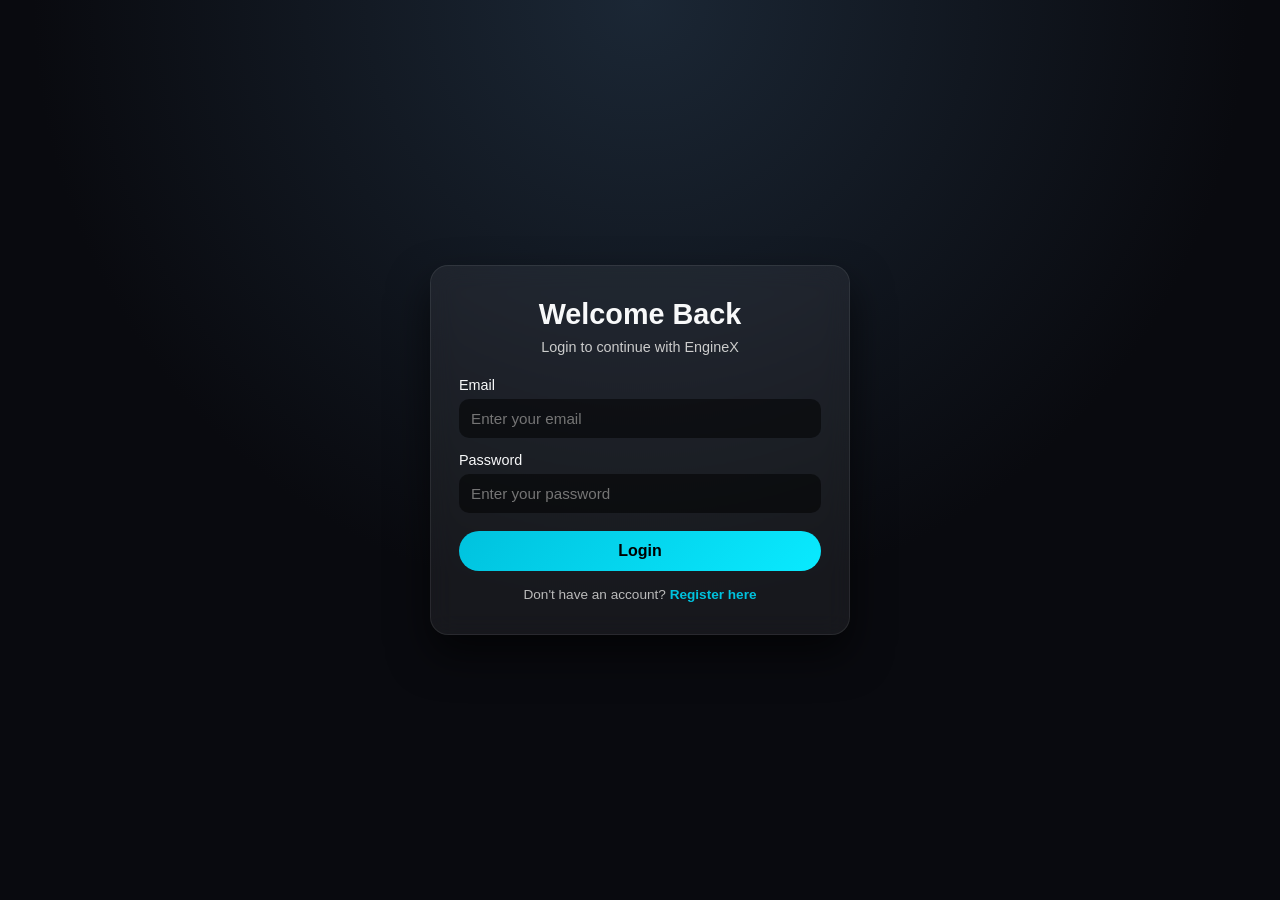
<file: templates/auth/login.html>
<!DOCTYPE html>
<html lang="en">
<head>
    <meta charset="UTF-8">
    <link rel="icon" type="image/png" href="/static/img/favicon.png">
    <title>Login - EngineX</title>
    <meta name="viewport" content="width=device-width, initial-scale=1.0">

    <style>
        * {
            box-sizing: border-box;
            margin: 0;
            padding: 0;
            font-family: 'Segoe UI', Tahoma, Geneva, Verdana, sans-serif;
        }

        body {
            min-height: 100vh;
            background: radial-gradient(circle at top, #1b2735 0, #090a0f 55%);
            display: flex;
            align-items: center;
            justify-content: center;
            color: #f8f9fa;
        }

        .auth-container {
            width: 100%;
            max-width: 420px;
            background: rgba(255,255,255,0.06);
            border-radius: 18px;
            padding: 32px 28px;
            box-shadow: 0 20px 40px rgba(0,0,0,0.6);
            backdrop-filter: blur(12px);
            border: 1px solid rgba(255,255,255,0.08);
        }

        .auth-title {
            font-size: 1.8rem;
            margin-bottom: 8px;
            text-align: center;
        }

        .auth-subtitle {
            font-size: 0.9rem;
            text-align: center;
            margin-bottom: 22px;
            color: #ccc;
        }

        label {
            font-size: 0.9rem;
            margin-bottom: 6px;
            display: block;
        }

        input, select {
            width: 100%;
            padding: 11px 12px;
            border-radius: 10px;
            border: none;
            outline: none;
            margin-bottom: 14px;
            background: rgba(0,0,0,0.5);
            color: #f8f9fa;
            font-size: 0.95rem;
        }

        input:focus, select:focus {
            box-shadow: 0 0 0 2px #00c2de;
        }

        .auth-btn {
            width: 100%;
            margin-top: 4px;
            padding: 11px;
            border-radius: 999px;
            border: none;
            font-size: 1rem;
            font-weight: 600;
            background: linear-gradient(135deg, #00c2de, #09eaff);
            color: #000;
            cursor: pointer;
            transition: transform 0.15s ease, box-shadow 0.15s ease;
        }

        .auth-btn:hover {
            transform: translateY(-1px);
            box-shadow: 0 12px 25px rgba(0, 194, 222, 0.35);
        }

        .bottom-text {
            margin-top: 16px;
            font-size: 0.85rem;
            text-align: center;
            color: #bbb;
        }

        .bottom-text a {
            color: #00c2de;
            text-decoration: none;
            font-weight: 600;
        }

        .bottom-text a:hover {
            text-decoration: underline;
        }

        .error-text {
            font-size: 0.85rem;
            color: #ff7676;
            margin-bottom: 8px;
            display: none;
        }

        .success-text {
            font-size: 0.9rem;
            color: #22c55e;
            margin-bottom: 8px;
            display: none;
        }
    </style>
</head>

<body>

<div class="auth-container">
    <h2 class="auth-title">Welcome Back</h2>
    <p class="auth-subtitle">Login to continue with EngineX</p>

    <p id="errorText" class="error-text"></p>
    <p id="successText" class="success-text"></p>

    <label for="email">Email</label>
    <input id="email" type="email" placeholder="Enter your email">

    <label for="password">Password</label>
    <input id="password" type="password" placeholder="Enter your password">

    <button class="auth-btn" onclick="handleLogin()">Login</button>

    <p class="bottom-text">
        Don't have an account?
        <a href="/register">Register here</a>
    </p>
</div>

<script>
function handleLogin() {
    const email = document.getElementById('email').value.trim();
    const password = document.getElementById('password').value.trim();
    const errorText = document.getElementById('errorText');
    const successText = document.getElementById('successText');

    errorText.style.display = 'none';
    successText.style.display = 'none';

    if (!email || !password) {
        errorText.innerText = "Please fill all fields.";
        errorText.style.display = 'block';
        return;
    }

    fetch('/api/login', {
        method: 'POST',
        headers: { 'Content-Type': 'application/json'},
        body: JSON.stringify({ email, password })
    })
    .then(res => res.json())
    .then(res => {

        console.log("Login Response:", res);   // DEBUG LOG

        if (!res.success) {
            errorText.innerText = res.message || "Login failed.";
            errorText.style.display = 'block';
            return;
        }

        // Save user details
        localStorage.setItem("enginex_user", JSON.stringify({
            id: res.user.id,
            username: res.user.username,
            email: res.user.email,
            role: res.user.role,
            phone: res.user.phone,
            profile_pic: res.user.profile_pic || "/static/img/user-default.png"
        }));

        console.log("Saved to LocalStorage:", res.user); // DEBUG LOG

        successText.innerText = "Login successful! Redirecting...";
        successText.style.display = 'block';

        setTimeout(() => {
            if (res.user.role === 'shopkeeper') {
                window.location.href = "/shop/dashboard";
            } else {
                window.location.href = "/";
            }
        }, 800);
    })
    .catch(err => {
        console.error(err);
        errorText.innerText = "Server error. Try again.";
        errorText.style.display = 'block';
    });
}
</script>

</body>
</html>
</file>
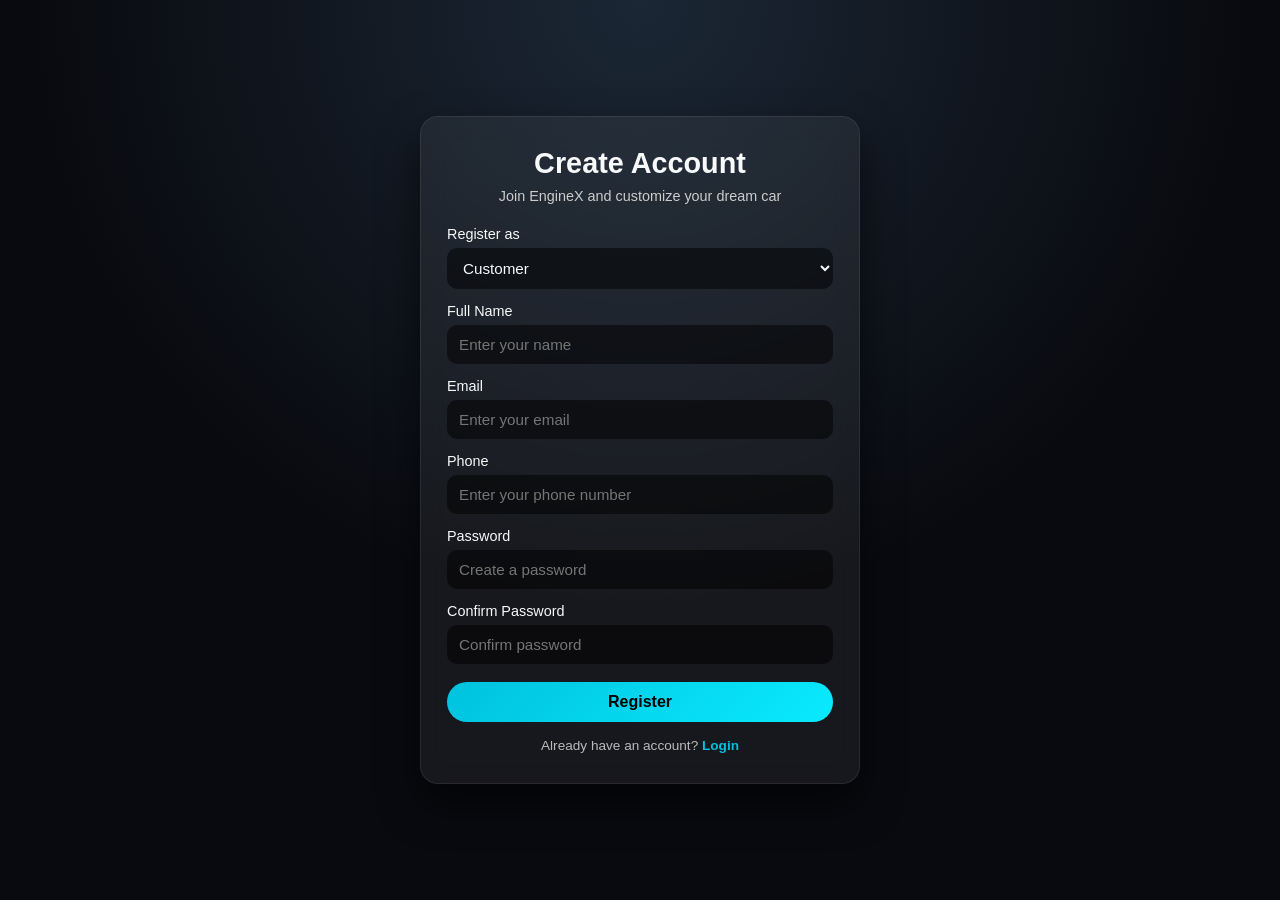
<file: templates/auth/register.html>
<!DOCTYPE html>
<html lang="en">
<head>
    <meta charset="UTF-8">
    <link rel="icon" type="image/png" href="/static/img/favicon.png">
    <title>Register - EngineX</title>
    <meta name="viewport" content="width=device-width, initial-scale=1.0">

    <style>
        * {
            box-sizing: border-box;
            margin: 0;
            padding: 0;
            font-family: 'Segoe UI', Tahoma, Geneva, Verdana, sans-serif;
        }

        body {
            min-height: 100vh;
            background: radial-gradient(circle at top, #1b2735 0, #090a0f 55%);
            display: flex;
            align-items: center;
            justify-content: center;
            color: #f8f9fa;
        }

        .auth-container {
            width: 100%;
            max-width: 440px;
            background: rgba(255,255,255,0.06);
            border-radius: 18px;
            padding: 30px 26px;
            box-shadow: 0 20px 40px rgba(0,0,0,0.6);
            backdrop-filter: blur(12px);
            border: 1px solid rgba(255,255,255,0.08);
        }

        .auth-title {
            font-size: 1.8rem;
            margin-bottom: 8px;
            text-align: center;
        }

        .auth-subtitle {
            font-size: 0.9rem;
            text-align: center;
            margin-bottom: 22px;
            color: #ccc;
        }

        label {
            font-size: 0.9rem;
            margin-bottom: 6px;
            display: block;
        }

        input, select {
            width: 100%;
            padding: 11px 12px;
            border-radius: 10px;
            border: none;
            outline: none;
            margin-bottom: 14px;
            background: rgba(0,0,0,0.5);
            color: #f8f9fa;
            font-size: 0.95rem;
        }

        input:focus, select:focus {
            box-shadow: 0 0 0 2px #00c2de;
        }

        .auth-btn {
            width: 100%;
            margin-top: 4px;
            padding: 11px;
            border-radius: 999px;
            border: none;
            font-size: 1rem;
            font-weight: 600;
            background: linear-gradient(135deg, #00c2de, #09eaff);
            color: #000;
            cursor: pointer;
            transition: transform 0.15s ease, box-shadow 0.15s ease;
        }

        .auth-btn:hover {
            transform: translateY(-1px);
            box-shadow: 0 12px 25px rgba(0, 194, 222, 0.35);
        }

        .bottom-text {
            margin-top: 16px;
            font-size: 0.85rem;
            text-align: center;
            color: #bbb;
        }

        .bottom-text a {
            color: #00c2de;
            text-decoration: none;
            font-weight: 600;
        }

        .bottom-text a:hover {
            text-decoration: underline;
        }

        .error-text {
            font-size: 0.85rem;
            color: #ff7676;
            margin-bottom: 8px;
            display: none;
        }

        .success-text {
            font-size: 0.9rem;
            color: #22c55e;
            margin-bottom: 8px;
            display: none;
        }
    </style>
</head>

<body>

<div class="auth-container">
    <h2 class="auth-title">Create Account</h2>
    <p class="auth-subtitle">Join EngineX and customize your dream car</p>

    <p id="errorText" class="error-text"></p>
    <p id="successText" class="success-text"></p>

    <label for="role">Register as</label>
    <select id="role">
        <option value="customer">Customer</option>
        <option value="shopkeeper">Shopkeeper</option>
    </select>

    <label for="username">Full Name</label>
    <input id="username" type="text" placeholder="Enter your name">

    <label for="email">Email</label>
    <input id="email" type="email" placeholder="Enter your email">

    <label for="phone">Phone</label>
    <input id="phone" type="text" placeholder="Enter your phone number">

    <label for="password">Password</label>
    <input id="password" type="password" placeholder="Create a password">

    <label for="confirmPassword">Confirm Password</label>
    <input id="confirmPassword" type="password" placeholder="Confirm password">

    <button class="auth-btn" onclick="handleRegister()">Register</button>

    <p class="bottom-text">
        Already have an account?
        <a href="/login">Login</a>
    </p>
</div>

<script>
function handleRegister() {
    const role = document.getElementById('role').value;
    const username = document.getElementById('username').value.trim();
    const email = document.getElementById('email').value.trim();
    const phone = document.getElementById('phone').value.trim();
    const password = document.getElementById('password').value.trim();
    const confirmPassword = document.getElementById('confirmPassword').value.trim();
    const errorText = document.getElementById('errorText');
    const successText = document.getElementById('successText');

    errorText.style.display = 'none';
    successText.style.display = 'none';

    if (!username || !email || !password) {
        errorText.innerText = "Name, email & password are required.";
        errorText.style.display = 'block';
        return;
    }

    if (password !== confirmPassword) {
        errorText.innerText = "Passwords do not match.";
        errorText.style.display = 'block';
        return;
    }

    fetch('/api/register', {
        method: 'POST',
        headers: { 'Content-Type': 'application/json'},
        body: JSON.stringify({ username, email, password, phone, role })
    })
    .then(res => res.json())
    .then(res => {
        if (!res.success) {
            errorText.innerText = res.message;
            errorText.style.display = 'block';
            return;
        }

        // 🔥 Auto-login by calling /api/login
        fetch('/api/login', {
            method: 'POST',
            headers: { 'Content-Type': 'application/json'},
            body: JSON.stringify({ email, password })
        })
        .then(r => r.json())
        .then(r => {

            // SAVE CORRECT USER DATA
            localStorage.setItem("enginex_user", JSON.stringify(r.user));

            successText.innerText = "Account created! Redirecting...";
            successText.style.display = 'block';

            setTimeout(() => {
                if (r.user.role === "shopkeeper") {
                    window.location.href = "/shop/dashboard";
                } else {
                    window.location.href = "/";
                }
            }, 800);
        });

    });
}

</script>

</body>
</html>
</file>
